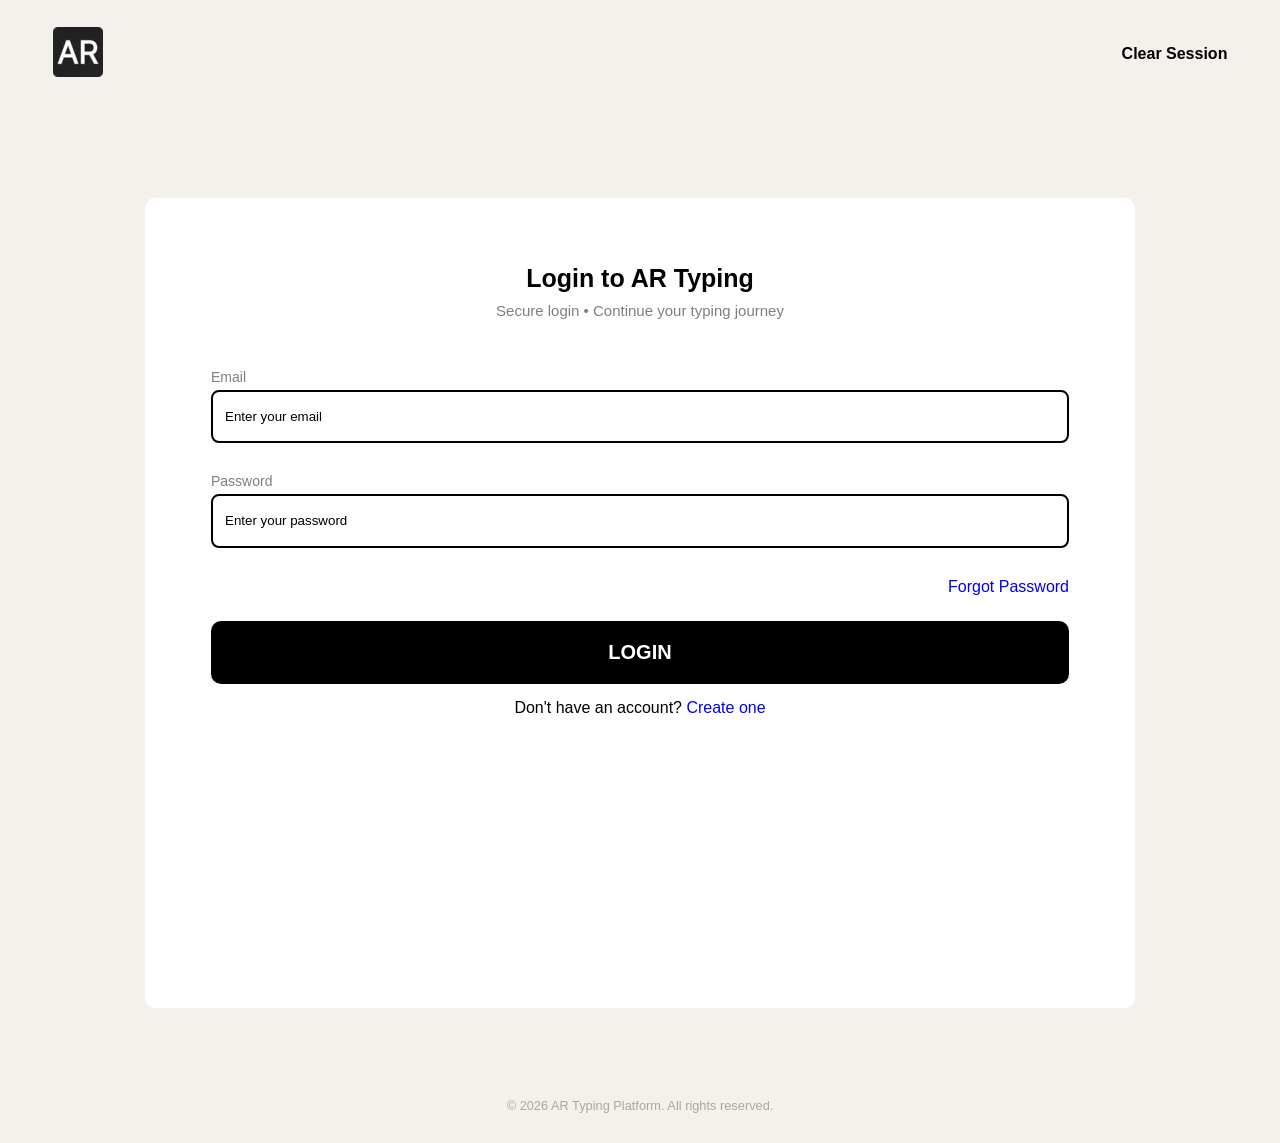
<file: index.html>
<!DOCTYPE html>
<html lang="en">
<head>
    <meta charset="UTF-8">
    <meta name="viewport" content="width=device-width, initial-scale=1.0">
    <title>Login - AR Typing</title>
    <link rel="stylesheet" href="style.css">
    <link rel="stylesheet" href="media.css">
</head>
<body>

    <!-- Navbar -->
    <div class="nav">
    <div class="logo">
            <img src="ar logo img/ar/apple-touch-icon.webp" alt="logo">
        </div>

        <div class="session">
            <p>Clear Session</p>
        </div>
    </div>

    <!-- Login Box -->
    <div class="container">
        <div class="box">

            <h1>Login to AR Typing</h1>
            <p class="sub">Secure login • Continue your typing journey</p>

            <form>

                <div class="input-group">
                    
                    <label>Email</label>
                    <input type="email" placeholder="Enter your email">
                </div>

                <div class="input-group">
                    <label>Password</label>
                    <div class="password-box">
                        <input type="password" placeholder="Enter your password">
                        
                    </div>
                </div>

              <a href="forgot.html" class="forgot">Forgot Password</a>
                <button class="btn">LOGIN</button>
                
                 <p class="hh">Don't have an account? <a href="registration.html">Create one</a></p>
            </form>
            
        </div>
         
    </div>
        <p class="copyright">© 2026 AR Typing Platform. All rights reserved.</p>

        
</body>
</html>
</file>
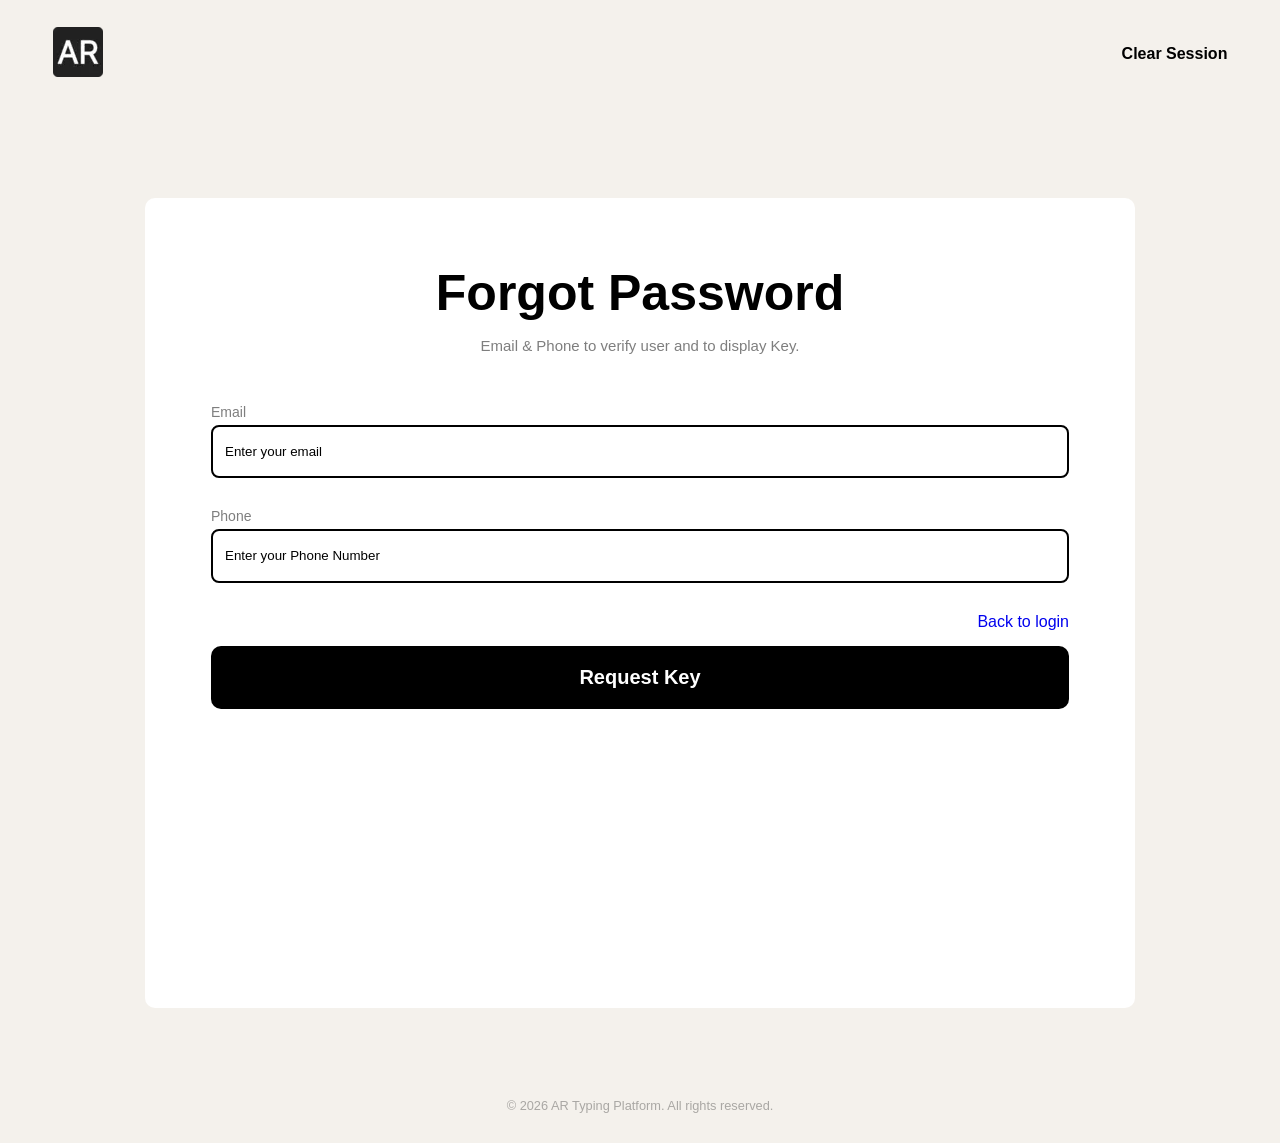
<file: forgot.html>
<!DOCTYPE html>
<html lang="en">
<head>
    <meta charset="UTF-8">
    <meta name="viewport" content="width=device-width, initial-scale=1.0">
    <title>Forgot Password</title>
    <link rel="stylesheet" href="style.css">
    <link rel="stylesheet" href="media.css">
</head>
<body>

    <!-- Navbar -->
    <div class="nav55">
    <div class="logo55">
            <img src="ar logo img/ar/apple-touch-icon.webp" alt="logo">
        </div>

        <div class="session55">
            <p>Clear Session</p>
        </div>
    </div>

    <!-- Login Box -->
    <div class="container55">
        <div class="box55">

            <h1>Forgot Password</h1>
            <p class="sub55">Email & Phone to verify user and to display Key.</p>

            <form>

                <div class="input-group55">
                    
                    <label>Email</label>
                    <input type="email" placeholder="Enter your email">
                </div>

                <div class="input-group55">
                    <label>Phone</label>
                    <div class="password-box55">
                        <input type="phone number" placeholder="Enter your Phone Number">
                        
                    </div>
                </div>

               <a href="index.html" class="forgot55">Back to login</a>
                <button class="btn55">Request Key</button>
                
                 
            </form>
            
        </div>
         
    </div>
        <p class="copyright55">© 2026 AR Typing Platform. All rights reserved.</p>

        
</body>
</html>
</file>
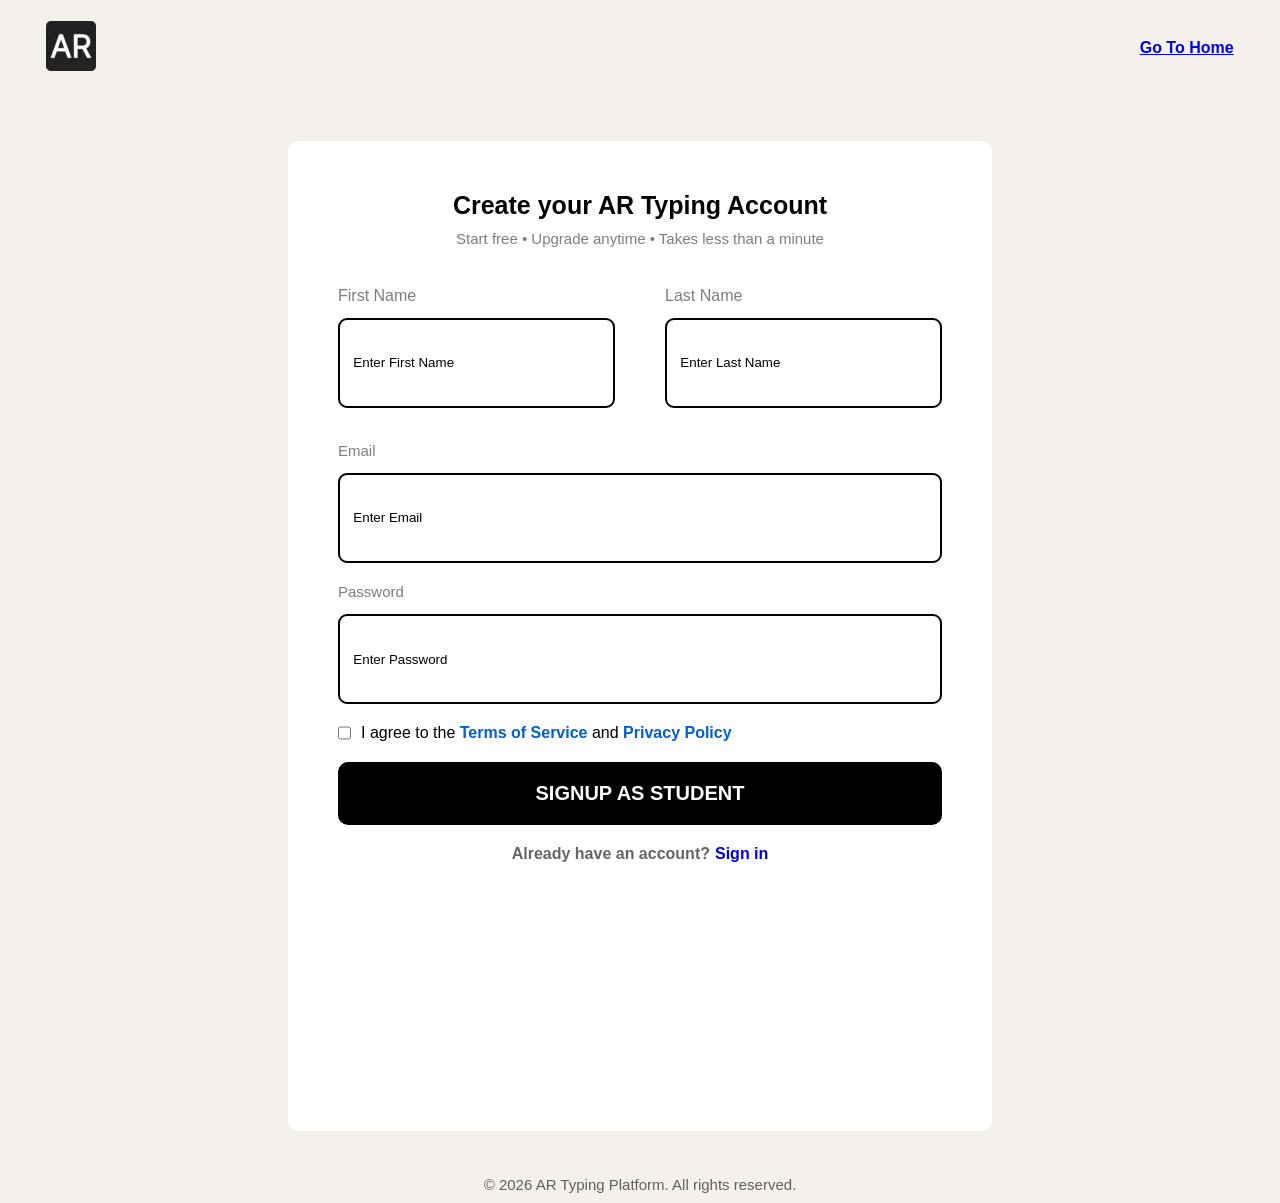
<file: registration.html>
<!DOCTYPE html>
<html lang="en">
<head>
    <meta charset="UTF-8">
    <meta name="viewport" content="width=device-width, initial-scale=1.0">
    <title>Registration</title>
    <link rel="stylesheet" href="style.css">
     
    <link rel="stylesheet" href="media.css">
     
</head>
<body>

    <!-- Navbar -->
    <div class="head">
    <div class="logo">
            <img src="ar logo img/ar/apple-touch-icon.webp" alt="logo">
        </div>

        <div class="session">
            <a href="index.html">Go To Home</a>
        </div>
    </div>
          <!-- Registration form -->

     <div class="main">
      <div class="box2">
        <h1>Create your AR Typing Account</h1>
        <p>Start free • Upgrade anytime • Takes less than a minute</p>
        <form action="">
            <div class="box3">
            <div class="input-area2">
                <label>First Name </label>
                <input type="First Name" placeholder="Enter First Name">
            </div>
            <div class="input-area2">
                <label>Last Name </label>
                <input type="Last Name" placeholder="Enter Last Name">
            </div>
            </div>
            <div class="input-area">
                <label>Email </label>
                <input type="email" placeholder="Enter Email">
            </div>
            <div class="input-area">
                <label>Password</label>
                <input type="password" placeholder="Enter Password">
            </div>

            <div class="terms">
            <input type="checkbox">
            <label class="condition">I agree to the <span>Terms of Service</span> and <span>Privacy Policy</span></label>
         </div>

         <div class="btn2">
           <a href="index.html"><button>Signup as Student</button></a> 
         </div>
         <div class="signin">
            <label>Already have an account?</label>
           <a href="index.html">Sign in</a>
         </div>
        </form>
         
      </div>
    
     </div>

    <div class="footer">
         <p>© 2026 AR Typing Platform. All rights reserved.</p>
    </div>
    
</body>
</html>
</file>
<file: style.css>
* {
  margin: 0;
  padding: 0;
  box-sizing: border-box;
  font-family: Arial, Helvetica, sans-serif;
}

body {
  background-color: #f4f1ec;
}

.nav {
  display: flex;
  align-items: center;
  justify-content: space-between;
  padding: 3vh;
  border: none;
}

.logo {
  position: relative;
  left: 2vw;
}

.session {
  position: relative;
  right: 2vw;
  font-weight: 550;
  white-space: nowrap;
}

.container {
  display: flex;
  align-items: center;
  justify-content: center;
  height: 110vh;
}

.box {
  border: 2px solid #ffffff;
  height: 90vh;
  width: 110vh;
  padding: 4em;
  box-shadow: #000000;
  background-color: #ffffff;
  border-radius: 10px;
}

.box h1 {
  text-align: center;
  font-size: 25px;
  margin-bottom: 9px;
}

.sub {
  white-space: nowrap;
  overflow: visible;
  font-size: 15px;
  opacity: 50%;
  text-align: center;
  margin-bottom: 50px;
}

.input-group {
  text-align: left;
  margin-bottom: 30px;
}
.input-group input {
  width: 100%;
  height: 4em;
  padding: 12px;
  border-radius: 8px;
  border: 2px solid #000000;
  outline: none;
}
input::placeholder {
  color: black;
}
.input-group label {
  opacity: 50%;
  display: block;
  margin-bottom: 5px;
  font-size: 14px;
}

.forgot {
  display: block;
  text-align: right;
  text-decoration: none;
}

.btn {
  width: 100%;
  padding: 20px;
  border: none;
  border-radius: 10px;
  background-color: black;
  color: white;
  margin-top: 25px;
  font-weight: 600;
  font-size: 20px;
}
.btn:hover {
  background-color: orange;
  transition: 1s;
}

.hh {
  margin-top: 15px;
  text-align: center;
}
.hh a {
  color: blue;
  text-decoration: none;
}

.copyright {
  opacity: 30%;
  font-size: 0.8em;
  margin-bottom: 30px;
  text-align: center;
  flex: none;
}

/* Registration css */

.head {
  display: flex;
  justify-content: space-between;
  align-items: center;
  margin: 1.3em;
}
.main {
  display: flex;
  align-items: center;
  justify-content: center;
  height: 120vh;
  width: 100%;
}
.box2 {
  text-align: center;
  padding: 3em;
  height: 110vh;
  width: 55vw;
  border-radius: 10px;
  border: 2px solid transparent;
  background-color: #ffffff;
}

.input-area {
  text-align: left;
  margin-top: 20px;
}
.input-area2 {
  text-align: left;
  margin-top: 20px;
  height: 15vh;
  width: 55vw;
}

.input-area label {
  font-size: 15px;
}

.input-area input {
  display: block;
  height: 10vh;
  width: 100%;
  border: 2px solid black;
  border-radius: 9px;
  padding: 1em;
  margin-top: 1em;
}

.box3 {
  display: flex;

  gap: 50px;
}

.input-area2 input {
  display: block;
  height: 10vh;
  width: 100%;
  border: 2px solid black;
  border-radius: 9px;
  padding: 1em;
  margin-top: 1em;
}

.box2 h1 {
  font-weight: 800;
  font-size: 25px;
  margin-bottom: 10px;
}
.box2 p {
  font-size: 15px;
  margin-bottom: 20px;
  opacity: 50%;
}

.input-area label {
  opacity: 50%;
}

.input-area2 label {
  opacity: 50%;
}

.terms {
  margin-top: 20px;
  display: flex;
  opacity: 100%;
}

.condition {
  margin-left: 10px;
}
.condition span {
  color: rgb(0, 95, 212);
  font-weight: 700;
  cursor: pointer;
}

.btn2 button {
  width: 100%;
  padding: 20px;
  border-radius: 10px;
  background-color: #000000;
  color: white;
  text-align: center;
  border: none;
  margin-top: 20px;
  font-weight: 600;
  font-size: 20px;
  text-transform: uppercase;
}
.btn2 button:hover {
  background-color: orange;
  transition: 1s;
}

.signin {
  display: flex;
  justify-content: center;
  margin-top: 20px;
}
.signin a {
  text-decoration: none;
  margin-left: 5px;
  font-weight: 600;
}
.signin label {
  opacity: 60%;
  font-weight: 600;
}

.footer p {
  text-align: center;
  font-size: 15px;
  margin-bottom: 10px;
  opacity: 60%;
}

/* forgot css */

.nav55 {
  display: flex;
  align-items: center;
  justify-content: space-between;
  padding: 3vh;
  border: none;
}

.logo55 {
  position: relative;
  left: 2vw;
}

.session55 {
  position: relative;
  right: 2vw;
  font-weight: 550;
  white-space: nowrap;
}

.container55 {
  display: flex;
  align-items: center;
  justify-content: center;
  height: 110vh;
}

.box55 {
  border: 2px solid #ffffff;
  height: 90vh;
  width: 110vh;
  padding: 4em;
  box-shadow: #000000;
  background-color: #ffffff;
  border-radius: 10px;
}

.box55 h1 {
  text-align: center;
  font-size: 50px;
  margin-bottom: 15px;
}

.sub55 {
  font-size: 15px;
  opacity: 50%;
  text-align: center;
  margin-bottom: 50px;
}

.input-group55 {
  text-align: left;
  margin-bottom: 30px;
}
.input-group55 input {
  width: 100%;
  height: 4em;
  padding: 12px;
  border-radius: 8px;
  border: 2px solid #000000;
  outline: none;
}
input::placeholder {
  color: black;
}
.input-group55 label {
  opacity: 50%;
  display: block;
  margin-bottom: 5px;
  font-size: 14px;
}

.forgot55 {
  display: block;
  text-align: right;
  text-decoration: none;
}

.btn55 {
  width: 100%;
  padding: 20px;
  border: none;
  border-radius: 10px;
  background-color: black;
  color: white;
  margin-top: 25px;
}
.btn55 {
  margin-top: 15px;
  text-align: center;
  font-weight: 600;
  font-size: 20px;
}
.btn55:hover {
  background-color: orange;
  transition: 1s;
}
.hh55 a {
  color: blue;
  text-decoration: none;
}

.copyright55 {
  opacity: 30%;
  font-size: 0.8em;
  margin-bottom: 30px;
  text-align: center;
  flex: none;
}
</file>
<file: media.css>
@media (max-width: 600px) {
  .container {
    height: 80vh;
    padding: 12px;
  }

  .box {
    height: 70vh;
    padding: 2em;
  }

  .sub {
    font-size: 10px;
  }
  .box h1 {
    text-align: center;
    font-size: 20px;
    margin-bottom: 9px;
  }

  /* registration form */

  .main {
  display: flex;
  align-items: center;
  justify-content: center;
  height: 100vh;
  width: 100%;
}

  .box2 {
    text-align: center;
    padding: 1.5em;
    height: 90vh;
    width: 90vw;
    border-radius: 10px;
    border: 2px solid transparent;
    background-color: #ffffff;
  }

  .box2 h1 {
    font-weight: 800;
    font-size: 20px;
    margin-bottom: 10px;
  }
  .box2 p {
    font-size: 10px;
    margin-bottom: 15px;
    opacity: 50%;
  }

  .box3 {
    display: flex;
    gap: 20px;
  }

  .input-area2 input {
    display: block;
    height: 10vh;
    width: 100%;
    border: 2px solid black;
    border-radius: 9px;
    padding: 1em;
    margin-top: 1em;
  }

  .terms {
  margin-top: 20px;
  display: flex;
  opacity: 100%;
}

.condition{
 margin-left: 10px;
 font-size: 12px;
 text-align: left;
}

.signin{
  display: flex;
  justify-content: center;
  margin-top: 20px;
}
.signin a{
  text-decoration: none;
  margin-left: 5px;
  font-weight: 600;
}
.signin label{
  opacity: 60%;
  font-weight: 600;
  font-size: 15px;
  
}

.footer p{
   text-align: center;
   font-size: 10px;
   margin-bottom: 30px;
  opacity: 60%;
}




.container55 {
    height: 80vh;
    padding: 12px;
  }

  .box55 {
    height: 70vh;
    padding: 2em;
  }

  .sub55 {
    font-size: 10px;
  }
  .box55 h1 {
    text-align: center;
    font-size: 20px;
    margin-bottom: 9px;
  }

}
</file>
